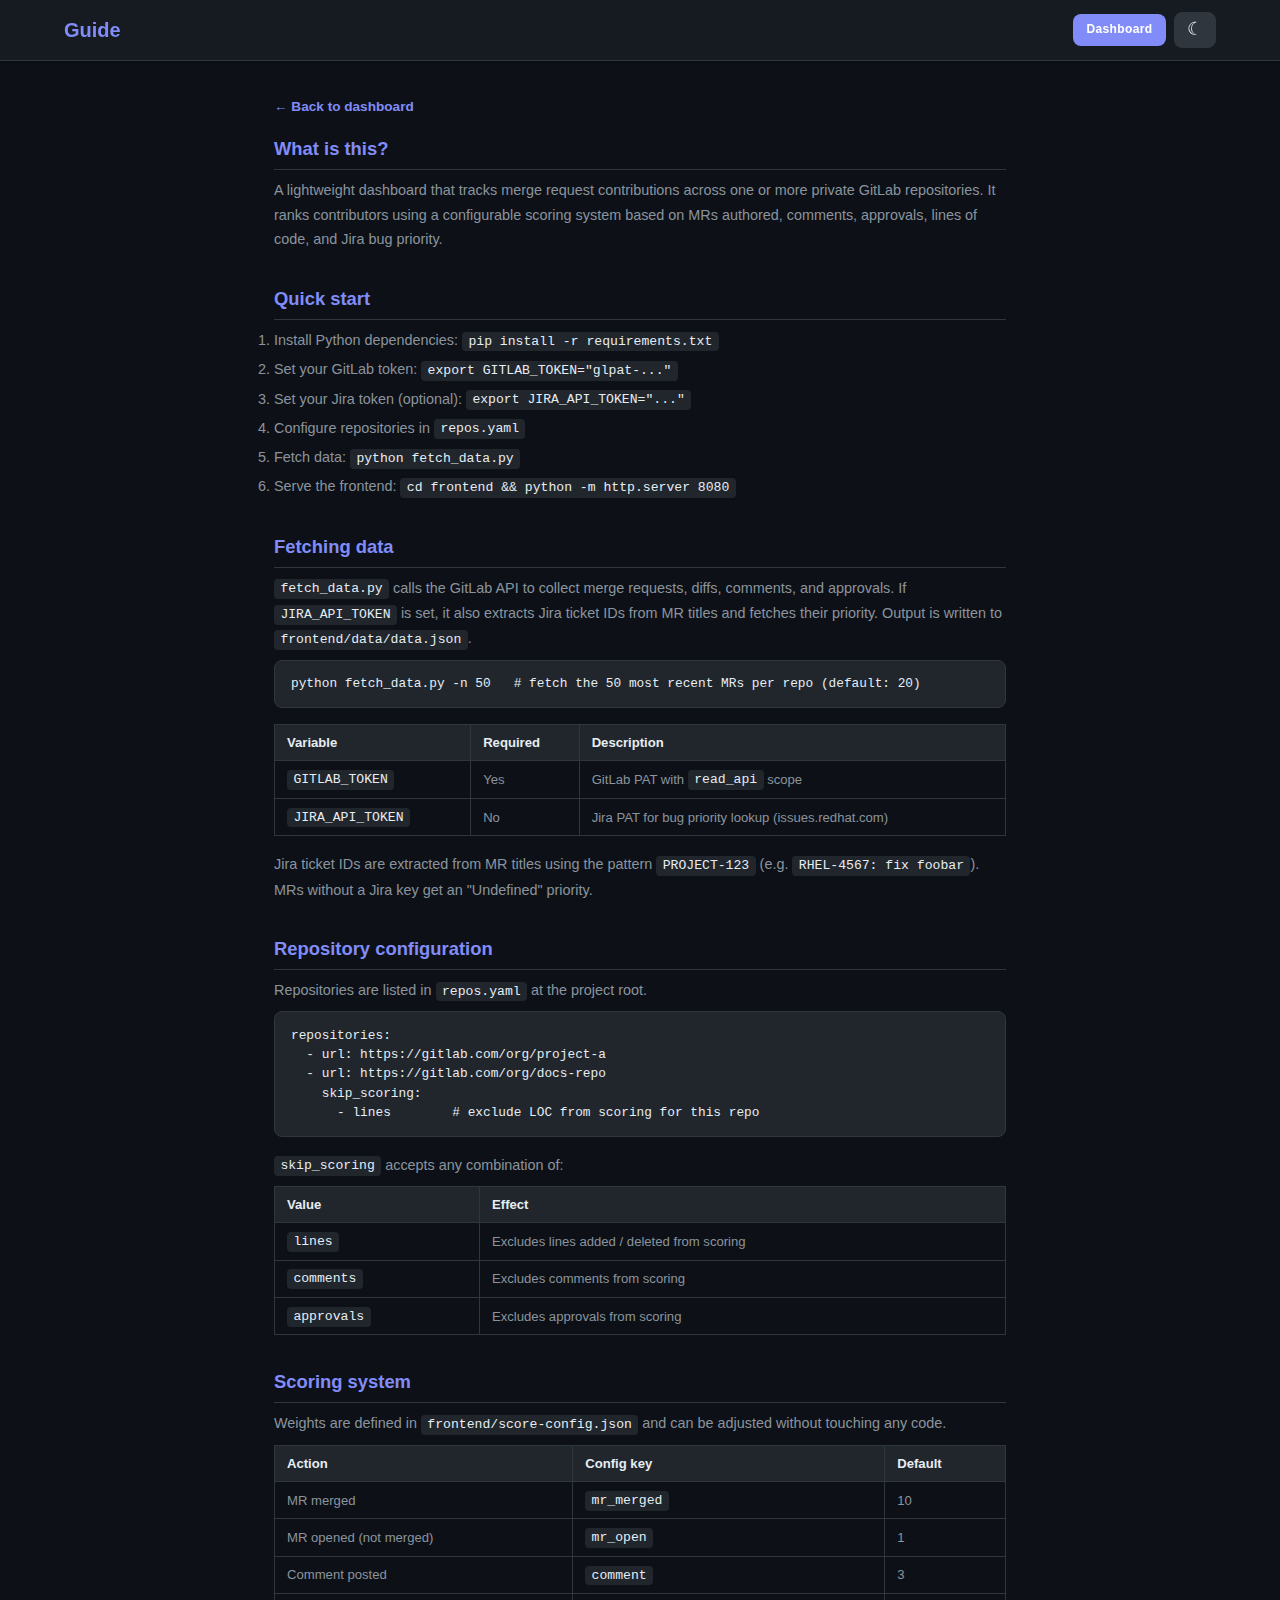
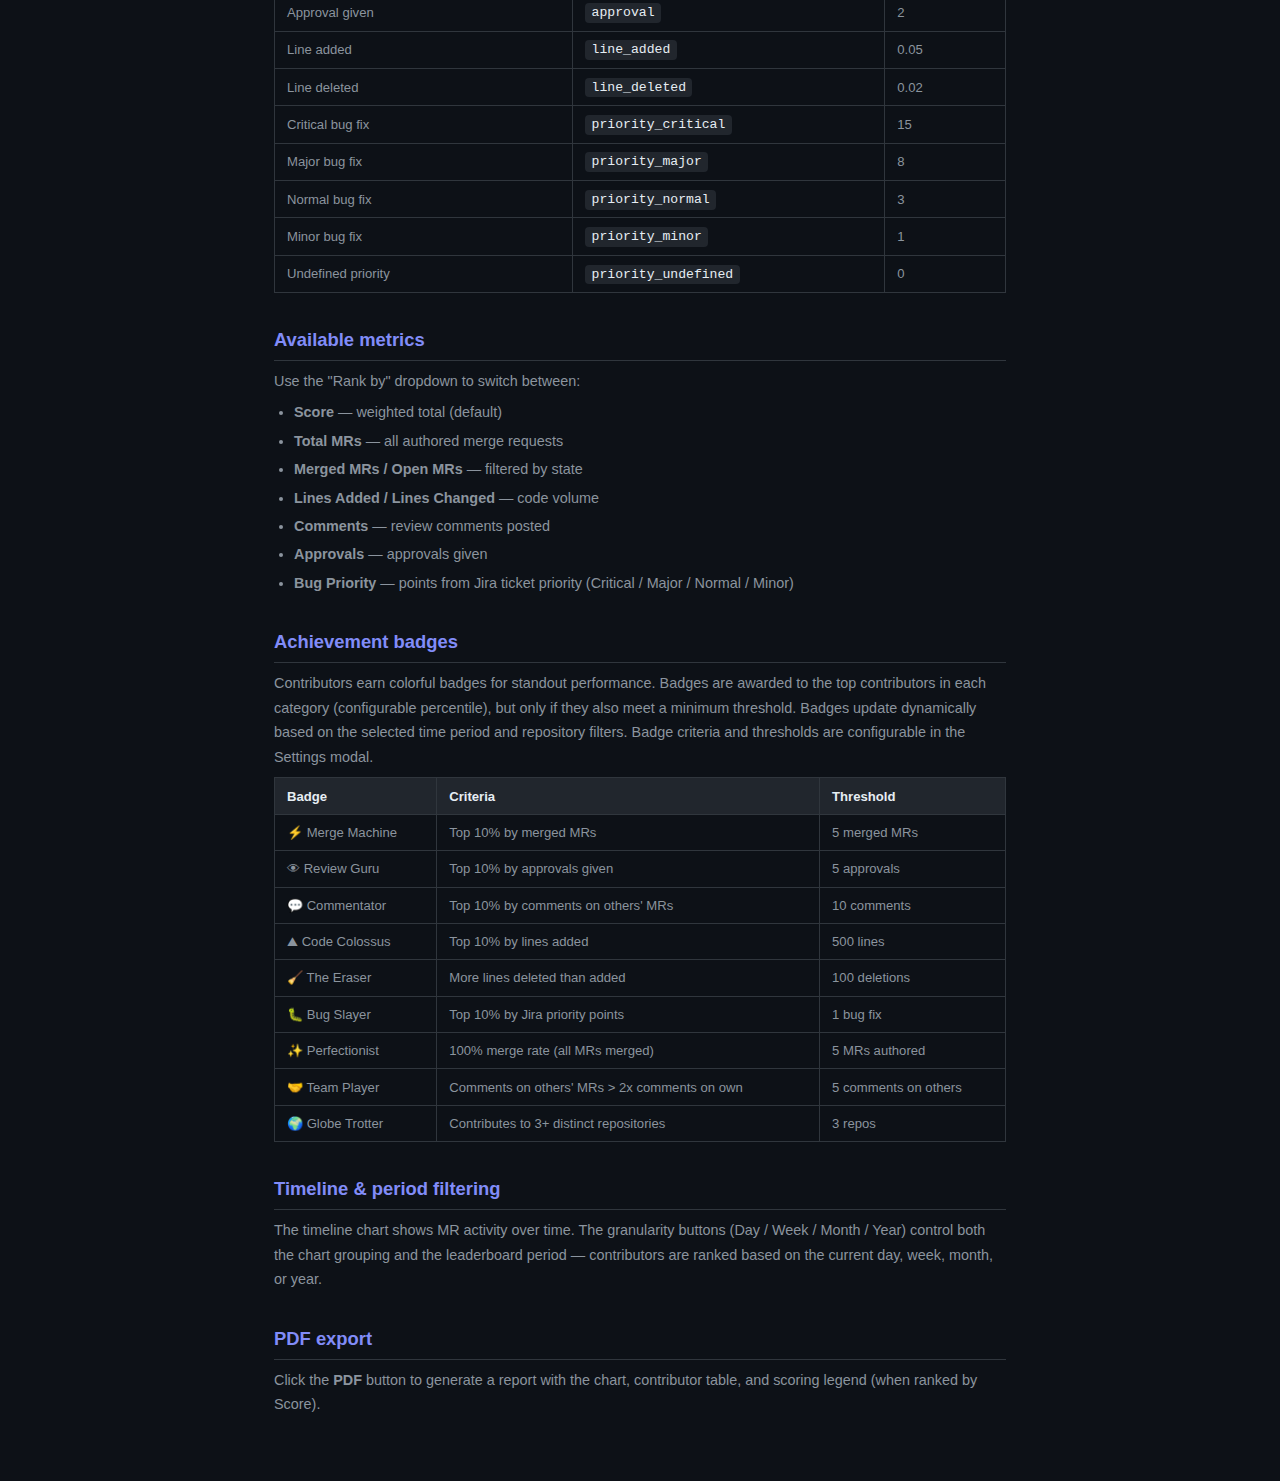
<file: frontend/guide.html>
<!DOCTYPE html>
<html lang="en" data-theme="dark">
<head>
  <meta charset="UTF-8">
  <meta name="viewport" content="width=device-width, initial-scale=1.0">
  <title>Guide — GitLab Contributions Tracker</title>
  <link rel="stylesheet" href="style.css">
  <style>
    .guide {
      max-width: 780px;
      margin: 0 auto;
      padding: 2rem 1.5rem 4rem;
    }
    .guide h2 {
      font-size: 1.15rem;
      font-weight: 700;
      color: var(--accent);
      margin: 2rem 0 0.5rem;
      padding-bottom: 0.35rem;
      border-bottom: 1px solid var(--border);
    }
    .guide h2:first-of-type { margin-top: 1rem; }
    .guide p, .guide li {
      font-size: 0.9rem;
      color: var(--text-secondary);
      line-height: 1.7;
    }
    .guide ul { padding-left: 1.25rem; margin: 0.4rem 0; }
    .guide li { margin-bottom: 0.25rem; }
    .guide code {
      font-family: "SFMono-Regular", Consolas, "Liberation Mono", Menlo, monospace;
      font-size: 0.82rem;
      background: var(--bg-tertiary);
      padding: 0.15rem 0.4rem;
      border-radius: 4px;
      color: var(--text-primary);
    }
    .guide pre {
      background: var(--bg-tertiary);
      border: 1px solid var(--border);
      border-radius: 8px;
      padding: 0.85rem 1rem;
      overflow-x: auto;
      margin: 0.5rem 0 1rem;
      font-size: 0.8rem;
      line-height: 1.5;
      color: var(--text-primary);
    }
    .guide table {
      width: 100%;
      border-collapse: collapse;
      margin: 0.5rem 0 1rem;
      font-size: 0.82rem;
    }
    .guide th, .guide td {
      text-align: left;
      padding: 0.45rem 0.75rem;
      border: 1px solid var(--border);
    }
    .guide th {
      background: var(--bg-tertiary);
      font-weight: 700;
      color: var(--text-primary);
    }
    .guide td { color: var(--text-secondary); }
    .guide .back-link {
      display: inline-block;
      font-size: 0.85rem;
      color: var(--accent);
      text-decoration: none;
      font-weight: 600;
    }
    .guide .back-link:hover { text-decoration: underline; }
  </style>
</head>
<body>
  <header class="header">
    <div class="header-content">
      <h1 class="header-title">Guide</h1>
      <div class="header-actions">
        <a href="index.html" class="btn-export" style="text-decoration:none;display:inline-flex;align-items:center;">Dashboard</a>
        <button id="theme-toggle" class="theme-toggle" aria-label="Toggle theme">
          <span class="theme-icon" id="theme-icon">&#9790;</span>
        </button>
      </div>
    </div>
  </header>

  <div class="guide">
    <a href="index.html" class="back-link">&larr; Back to dashboard</a>

    <h2>What is this?</h2>
    <p>
      A lightweight dashboard that tracks merge request contributions across
      one or more private GitLab repositories. It ranks contributors using a
      configurable scoring system based on MRs authored, comments, approvals,
      lines of code, and Jira bug priority.
    </p>

    <h2>Quick start</h2>
    <ol>
      <li>Install Python dependencies: <code>pip install -r requirements.txt</code></li>
      <li>Set your GitLab token: <code>export GITLAB_TOKEN="glpat-..."</code></li>
      <li>Set your Jira token (optional): <code>export JIRA_API_TOKEN="..."</code></li>
      <li>Configure repositories in <code>repos.yaml</code></li>
      <li>Fetch data: <code>python fetch_data.py</code></li>
      <li>Serve the frontend: <code>cd frontend && python -m http.server 8080</code></li>
    </ol>

    <h2>Fetching data</h2>
    <p>
      <code>fetch_data.py</code> calls the GitLab API to collect merge requests,
      diffs, comments, and approvals. If <code>JIRA_API_TOKEN</code> is set, it also
      extracts Jira ticket IDs from MR titles and fetches their priority.
      Output is written to <code>frontend/data/data.json</code>.
    </p>
    <pre>python fetch_data.py -n 50   # fetch the 50 most recent MRs per repo (default: 20)</pre>
    <table>
      <tr><th>Variable</th><th>Required</th><th>Description</th></tr>
      <tr><td><code>GITLAB_TOKEN</code></td><td>Yes</td><td>GitLab PAT with <code>read_api</code> scope</td></tr>
      <tr><td><code>JIRA_API_TOKEN</code></td><td>No</td><td>Jira PAT for bug priority lookup (issues.redhat.com)</td></tr>
    </table>
    <p>
      Jira ticket IDs are extracted from MR titles using the pattern <code>PROJECT-123</code>
      (e.g. <code>RHEL-4567: fix foobar</code>). MRs without a Jira key get
      an "Undefined" priority.
    </p>

    <h2>Repository configuration</h2>
    <p>Repositories are listed in <code>repos.yaml</code> at the project root.</p>
    <pre>repositories:
  - url: https://gitlab.com/org/project-a
  - url: https://gitlab.com/org/docs-repo
    skip_scoring:
      - lines        # exclude LOC from scoring for this repo</pre>
    <p>
      <code>skip_scoring</code> accepts any combination of:
    </p>
    <table>
      <tr><th>Value</th><th>Effect</th></tr>
      <tr><td><code>lines</code></td><td>Excludes lines added / deleted from scoring</td></tr>
      <tr><td><code>comments</code></td><td>Excludes comments from scoring</td></tr>
      <tr><td><code>approvals</code></td><td>Excludes approvals from scoring</td></tr>
    </table>

    <h2>Scoring system</h2>
    <p>
      Weights are defined in <code>frontend/score-config.json</code> and can be
      adjusted without touching any code.
    </p>
    <table>
      <tr><th>Action</th><th>Config key</th><th>Default</th></tr>
      <tr><td>MR merged</td><td><code>mr_merged</code></td><td>10</td></tr>
      <tr><td>MR opened (not merged)</td><td><code>mr_open</code></td><td>1</td></tr>
      <tr><td>Comment posted</td><td><code>comment</code></td><td>3</td></tr>
      <tr><td>Approval given</td><td><code>approval</code></td><td>2</td></tr>
      <tr><td>Line added</td><td><code>line_added</code></td><td>0.05</td></tr>
      <tr><td>Line deleted</td><td><code>line_deleted</code></td><td>0.02</td></tr>
      <tr><td>Critical bug fix</td><td><code>priority_critical</code></td><td>15</td></tr>
      <tr><td>Major bug fix</td><td><code>priority_major</code></td><td>8</td></tr>
      <tr><td>Normal bug fix</td><td><code>priority_normal</code></td><td>3</td></tr>
      <tr><td>Minor bug fix</td><td><code>priority_minor</code></td><td>1</td></tr>
      <tr><td>Undefined priority</td><td><code>priority_undefined</code></td><td>0</td></tr>
    </table>

    <h2>Available metrics</h2>
    <p>Use the "Rank by" dropdown to switch between:</p>
    <ul>
      <li><strong>Score</strong> — weighted total (default)</li>
      <li><strong>Total MRs</strong> — all authored merge requests</li>
      <li><strong>Merged MRs / Open MRs</strong> — filtered by state</li>
      <li><strong>Lines Added / Lines Changed</strong> — code volume</li>
      <li><strong>Comments</strong> — review comments posted</li>
      <li><strong>Approvals</strong> — approvals given</li>
      <li><strong>Bug Priority</strong> — points from Jira ticket priority (Critical / Major / Normal / Minor)</li>
    </ul>

    <h2>Achievement badges</h2>
    <p>
      Contributors earn colorful badges for standout performance. Badges are awarded to the
      top contributors in each category (configurable percentile), but only if they also
      meet a minimum threshold. Badges update dynamically based on the selected time period
      and repository filters. Badge criteria and thresholds are configurable in the Settings modal.
    </p>
    <table>
      <tr><th>Badge</th><th>Criteria</th><th>Threshold</th></tr>
      <tr><td>⚡ Merge Machine</td><td>Top 10% by merged MRs</td><td>5 merged MRs</td></tr>
      <tr><td>👁 Review Guru</td><td>Top 10% by approvals given</td><td>5 approvals</td></tr>
      <tr><td>💬 Commentator</td><td>Top 10% by comments on others' MRs</td><td>10 comments</td></tr>
      <tr><td>⛰ Code Colossus</td><td>Top 10% by lines added</td><td>500 lines</td></tr>
      <tr><td>🧹 The Eraser</td><td>More lines deleted than added</td><td>100 deletions</td></tr>
      <tr><td>🐛 Bug Slayer</td><td>Top 10% by Jira priority points</td><td>1 bug fix</td></tr>
      <tr><td>✨ Perfectionist</td><td>100% merge rate (all MRs merged)</td><td>5 MRs authored</td></tr>
      <tr><td>🤝 Team Player</td><td>Comments on others' MRs > 2x comments on own</td><td>5 comments on others</td></tr>
      <tr><td>🌍 Globe Trotter</td><td>Contributes to 3+ distinct repositories</td><td>3 repos</td></tr>
    </table>

    <h2>Timeline &amp; period filtering</h2>
    <p>
      The timeline chart shows MR activity over time. The granularity buttons
      (Day / Week / Month / Year) control both the chart grouping and the
      leaderboard period — contributors are ranked based on the current
      day, week, month, or year.
    </p>

    <h2>PDF export</h2>
    <p>
      Click the <strong>PDF</strong> button to generate a report with the chart,
      contributor table, and scoring legend (when ranked by Score).
    </p>
  </div>

  <script>
    // Theme toggle (reused from main app)
    const themeToggle = document.getElementById("theme-toggle");
    const themeIcon = document.getElementById("theme-icon");
    function applyTheme(t) {
      document.documentElement.setAttribute("data-theme", t);
      themeIcon.textContent = t === "dark" ? "\u263E" : "\u2600";
    }
    applyTheme(localStorage.getItem("theme") || "dark");
    themeToggle.addEventListener("click", () => {
      const next = document.documentElement.getAttribute("data-theme") === "dark" ? "light" : "dark";
      localStorage.setItem("theme", next);
      applyTheme(next);
    });
  </script>
</body>
</html>
</file>
<file: frontend/style.css>
/* ===== Reset & Base ===== */
*, *::before, *::after {
  box-sizing: border-box;
  margin: 0;
  padding: 0;
}

/* ===== Theme Variables ===== */
:root[data-theme="light"] {
  --bg-primary: #f8f9fa;
  --bg-secondary: #ffffff;
  --bg-tertiary: #e9ecef;
  --text-primary: #1a1a2e;
  --text-secondary: #6c757d;
  --text-muted: #adb5bd;
  --border: #dee2e6;
  --accent: #6366f1;
  --accent-hover: #4f46e5;
  --accent-subtle: rgba(99, 102, 241, 0.12);
  --shadow: 0 1px 3px rgba(0, 0, 0, 0.08), 0 1px 2px rgba(0, 0, 0, 0.06);
  --shadow-lg: 0 4px 12px rgba(0, 0, 0, 0.1);
  --bar-bg: #e9ecef;
  --bar-fill: #6366f1;
  --badge-merged-bg: #d1fae5;
  --badge-merged-text: #065f46;
  --badge-opened-bg: #dbeafe;
  --badge-opened-text: #1e40af;
  --badge-closed-bg: #fee2e2;
  --badge-closed-text: #991b1b;
  --stat-merged-border: #10b981;
  --stat-opened-border: #3b82f6;
  --stat-closed-border: #ef4444;
  --header-bg: #ffffff;
  --toggle-bg: #e9ecef;
  --row-hover: #f1f3f5;
  --gold: #f59e0b;
  --silver: #9ca3af;
  --bronze: #d97706;
  --badge-gold-bg: #fef3c7;
  --badge-gold-text: #92400e;
  --badge-gold-border: #f59e0b;
  --badge-purple-bg: #ede9fe;
  --badge-purple-text: #5b21b6;
  --badge-purple-border: #8b5cf6;
  --badge-teal-bg: #ccfbf1;
  --badge-teal-text: #115e59;
  --badge-teal-border: #14b8a6;
  --badge-red-bg: #fee2e2;
  --badge-red-text: #991b1b;
  --badge-red-border: #ef4444;
  --badge-blue-bg: #dbeafe;
  --badge-blue-text: #1e40af;
  --badge-blue-border: #3b82f6;
}

:root[data-theme="dark"] {
  --bg-primary: #0d1117;
  --bg-secondary: #161b22;
  --bg-tertiary: #21262d;
  --text-primary: #e6edf3;
  --text-secondary: #8b949e;
  --text-muted: #484f58;
  --border: #30363d;
  --accent: #818cf8;
  --accent-hover: #6366f1;
  --accent-subtle: rgba(129, 140, 248, 0.12);
  --shadow: 0 1px 3px rgba(0, 0, 0, 0.3), 0 1px 2px rgba(0, 0, 0, 0.2);
  --shadow-lg: 0 4px 12px rgba(0, 0, 0, 0.4);
  --bar-bg: #21262d;
  --bar-fill: #818cf8;
  --badge-merged-bg: #064e3b;
  --badge-merged-text: #6ee7b7;
  --badge-opened-bg: #1e3a5f;
  --badge-opened-text: #93c5fd;
  --badge-closed-bg: #5b1a1a;
  --badge-closed-text: #fca5a5;
  --stat-merged-border: #10b981;
  --stat-opened-border: #3b82f6;
  --stat-closed-border: #ef4444;
  --header-bg: #161b22;
  --toggle-bg: #30363d;
  --row-hover: #1c2128;
  --gold: #fbbf24;
  --silver: #9ca3af;
  --bronze: #f59e0b;
  --badge-gold-bg: rgba(245, 158, 11, 0.15);
  --badge-gold-text: #fbbf24;
  --badge-gold-border: #f59e0b;
  --badge-purple-bg: rgba(139, 92, 246, 0.15);
  --badge-purple-text: #c4b5fd;
  --badge-purple-border: #8b5cf6;
  --badge-teal-bg: rgba(20, 184, 166, 0.15);
  --badge-teal-text: #5eead4;
  --badge-teal-border: #14b8a6;
  --badge-red-bg: rgba(239, 68, 68, 0.15);
  --badge-red-text: #fca5a5;
  --badge-red-border: #ef4444;
  --badge-blue-bg: rgba(59, 130, 246, 0.15);
  --badge-blue-text: #93c5fd;
  --badge-blue-border: #3b82f6;
}

body {
  font-family: -apple-system, BlinkMacSystemFont, "Segoe UI", Roboto, Oxygen, Ubuntu, sans-serif;
  background: var(--bg-primary);
  color: var(--text-primary);
  line-height: 1.6;
  transition: background 0.2s, color 0.2s;
}

/* ===== Header ===== */
.header {
  background: var(--header-bg);
  border-bottom: 1px solid var(--border);
  position: sticky;
  top: 0;
  z-index: 100;
  box-shadow: var(--shadow);
}

.header-content {
  max-width: 1200px;
  margin: 0 auto;
  padding: 0.75rem 1.5rem;
  display: flex;
  align-items: center;
  justify-content: space-between;
}

.header-title {
  font-size: 1.25rem;
  font-weight: 700;
  color: var(--accent);
}

.header-actions {
  display: flex;
  align-items: center;
  gap: 0.5rem;
}

.btn-guide {
  background: transparent;
  border: 1px solid var(--border);
  border-radius: 8px;
  padding: 0.4rem 0.85rem;
  cursor: pointer;
  font-size: 0.75rem;
  font-weight: 700;
  color: var(--text-secondary);
  letter-spacing: 0.03em;
  text-decoration: none;
  transition: border-color 0.2s, color 0.2s;
}

.btn-guide:hover {
  border-color: var(--accent);
  color: var(--accent);
}

.btn-export {
  background: var(--accent);
  border: none;
  border-radius: 8px;
  padding: 0.4rem 0.85rem;
  cursor: pointer;
  font-size: 0.75rem;
  font-weight: 700;
  color: #fff;
  letter-spacing: 0.03em;
  transition: background 0.2s;
}

.btn-export:hover {
  background: var(--accent-hover);
}

.btn-export:disabled {
  opacity: 0.5;
  cursor: not-allowed;
}

.theme-toggle {
  background: var(--toggle-bg);
  border: 1px solid var(--border);
  border-radius: 8px;
  padding: 0.4rem 0.75rem;
  cursor: pointer;
  font-size: 1.1rem;
  color: var(--text-primary);
  transition: background 0.2s, border-color 0.2s;
}

.theme-toggle:hover {
  border-color: var(--accent);
}

/* ===== Container ===== */
.container {
  max-width: 1200px;
  margin: 0 auto;
  padding: 1.5rem;
}

/* ===== Loading / Error ===== */
.loading, .error {
  text-align: center;
  padding: 4rem 1rem;
  color: var(--text-secondary);
  font-size: 1.1rem;
}

.error {
  color: var(--badge-closed-text);
  background: var(--badge-closed-bg);
  border-radius: 8px;
  padding: 1rem 1.5rem;
}

/* ===== Controls ===== */
.controls {
  background: var(--bg-secondary);
  border: 1px solid var(--border);
  border-radius: 10px;
  padding: 1rem 1.5rem;
  margin-bottom: 1.5rem;
  display: flex;
  flex-wrap: wrap;
  gap: 1rem;
  align-items: flex-end;
  box-shadow: var(--shadow);
}

.filter-group {
  display: flex;
  flex-direction: column;
  gap: 0.3rem;
  min-width: 180px;
}

.filter-group label {
  font-size: 0.75rem;
  text-transform: uppercase;
  letter-spacing: 0.05em;
  color: var(--text-secondary);
  font-weight: 600;
}

.filter-group select {
  appearance: none;
  background: var(--bg-tertiary);
  border: 1px solid var(--border);
  border-radius: 6px;
  padding: 0.5rem 2rem 0.5rem 0.75rem;
  font-size: 0.9rem;
  color: var(--text-primary);
  cursor: pointer;
  background-image: url("data:image/svg+xml,%3Csvg xmlns='http://www.w3.org/2000/svg' width='12' height='12' viewBox='0 0 12 12'%3E%3Cpath fill='%236c757d' d='M6 8L1 3h10z'/%3E%3C/svg%3E");
  background-repeat: no-repeat;
  background-position: right 0.75rem center;
  transition: border-color 0.2s;
}

.filter-group select:focus {
  outline: none;
  border-color: var(--accent);
  box-shadow: 0 0 0 2px rgba(99, 102, 241, 0.2);
}

/* ===== Search Container ===== */
.search-container {
  position: relative;
}

.search-container input {
  appearance: none;
  background: var(--bg-tertiary);
  border: 1px solid var(--border);
  border-radius: 6px;
  padding: 0.5rem 0.75rem;
  font-size: 0.9rem;
  color: var(--text-primary);
  width: 100%;
  transition: border-color 0.2s;
}

.search-container input:focus {
  outline: none;
  border-color: var(--accent);
  box-shadow: 0 0 0 2px rgba(99, 102, 241, 0.2);
}

.search-container input::placeholder {
  color: var(--text-muted);
}

.search-suggestions {
  position: absolute;
  top: 100%;
  left: 0;
  right: 0;
  z-index: 1000;
  background: var(--bg-secondary);
  border: 1px solid var(--border);
  border-radius: 6px;
  box-shadow: var(--shadow-lg);
  max-height: 200px;
  overflow-y: auto;
  margin-top: 2px;
}

.search-suggestion {
  padding: 0.75rem;
  border-bottom: 1px solid var(--border);
  cursor: pointer;
  display: flex;
  align-items: center;
  gap: 0.75rem;
  transition: background-color 0.15s;
}

.search-suggestion:last-child {
  border-bottom: none;
}

.search-suggestion:hover,
.search-suggestion.highlighted {
  background: var(--row-hover);
}

.search-suggestion-avatar {
  width: 24px;
  height: 24px;
  border-radius: 50%;
  flex-shrink: 0;
}

.search-suggestion-info {
  flex: 1;
  min-width: 0;
}

.search-suggestion-name {
  font-size: 0.85rem;
  font-weight: 500;
  color: var(--text-primary);
  white-space: nowrap;
  overflow: hidden;
  text-overflow: ellipsis;
}

.search-suggestion-username {
  font-size: 0.75rem;
  color: var(--text-secondary);
  font-family: 'Monaco', 'Consolas', monospace;
  white-space: nowrap;
  overflow: hidden;
  text-overflow: ellipsis;
}

.filter-meta {
  margin-left: auto;
  display: flex;
  align-items: flex-end;
}

.generated-at {
  font-size: 0.7rem;
  color: var(--text-muted);
}

/* ===== Score Legend ===== */
.score-legend {
  background: var(--bg-secondary);
  border: 1px solid var(--border);
  border-radius: 10px;
  padding: 0.85rem 1.25rem;
  margin-bottom: 1.5rem;
  box-shadow: var(--shadow);
}

.score-legend-title {
  font-size: 0.75rem;
  text-transform: uppercase;
  letter-spacing: 0.05em;
  color: var(--text-secondary);
  font-weight: 700;
  margin-bottom: 0.5rem;
}

.score-legend-items {
  display: flex;
  flex-wrap: wrap;
  gap: 0.5rem 1.25rem;
}

.score-legend-item {
  display: flex;
  align-items: center;
  gap: 0.4rem;
  font-size: 0.8rem;
  color: var(--text-primary);
}

.score-legend-item .sl-value {
  font-weight: 700;
  font-variant-numeric: tabular-nums;
  color: var(--accent);
}

.score-legend-item .sl-label {
  color: var(--text-secondary);
}

.score-legend-item .sl-sep {
  color: var(--text-muted);
  font-size: 0.65rem;
}

/* ===== Timeline ===== */
.timeline-section {
  background: var(--bg-secondary);
  border: 1px solid var(--border);
  border-radius: 10px;
  padding: 1.25rem 1.5rem;
  margin-bottom: 1.5rem;
  box-shadow: var(--shadow);
}

.timeline-header {
  display: flex;
  align-items: center;
  justify-content: space-between;
  margin-bottom: 1rem;
  flex-wrap: wrap;
  gap: 0.75rem;
}

.timeline-title {
  font-size: 0.95rem;
  font-weight: 700;
  color: var(--text-primary);
}

.granularity-toggle {
  display: flex;
  background: var(--bg-tertiary);
  border-radius: 6px;
  overflow: hidden;
  border: 1px solid var(--border);
}

.gran-btn {
  background: transparent;
  border: none;
  padding: 0.35rem 0.75rem;
  font-size: 0.75rem;
  font-weight: 600;
  color: var(--text-secondary);
  cursor: pointer;
  transition: background 0.15s, color 0.15s;
  text-transform: uppercase;
  letter-spacing: 0.03em;
}

.gran-btn:not(:last-child) {
  border-right: 1px solid var(--border);
}

.gran-btn:hover {
  color: var(--text-primary);
}

.gran-btn.active {
  background: var(--accent);
  color: #fff;
}

.timeline-chart-wrap {
  position: relative;
  height: 220px;
}

/* ===== Leaderboard ===== */
.leaderboard-period {
  padding: 0.6rem 1.25rem;
  font-size: 0.8rem;
  font-weight: 600;
  color: var(--text-secondary);
  border-bottom: 1px solid var(--border);
}

.leaderboard {
  background: var(--bg-secondary);
  border: 1px solid var(--border);
  border-radius: 10px;
  overflow: hidden;
  box-shadow: var(--shadow);
}

.leaderboard-header {
  display: grid;
  grid-template-columns: 3rem 1fr 1.5fr auto 5rem;
  gap: 1rem;
  align-items: center;
  padding: 0.75rem 1.25rem;
  border-bottom: 1px solid var(--border);
  font-size: 0.7rem;
  text-transform: uppercase;
  letter-spacing: 0.05em;
  color: var(--text-muted);
  font-weight: 700;
}

.lh-value {
  text-align: right;
}

/* ===== Leaderboard Row ===== */
.lb-row {
  display: grid;
  grid-template-columns: 3rem 1fr 1.5fr auto 5rem;
  gap: 1rem;
  align-items: center;
  padding: 0.85rem 1.25rem;
  border-bottom: 1px solid var(--border);
  transition: background 0.1s;
  cursor: pointer;
}

.lb-row:last-child {
  border-bottom: none;
}

.lb-row:hover {
  background: var(--row-hover);
}

/* Rank */
.lb-rank {
  font-weight: 700;
  font-size: 1rem;
  font-variant-numeric: tabular-nums;
  text-align: center;
  color: var(--text-muted);
}

.lb-rank.rank-1 { color: var(--gold); font-size: 1.2rem; }
.lb-rank.rank-2 { color: var(--silver); font-size: 1.1rem; }
.lb-rank.rank-3 { color: var(--bronze); font-size: 1.05rem; }

/* Contributor info */
.lb-contributor {
  display: flex;
  align-items: center;
  gap: 0.75rem;
  min-width: 0;
}

.lb-avatar {
  width: 36px;
  height: 36px;
  border-radius: 50%;
  object-fit: cover;
  flex-shrink: 0;
  border: 2px solid var(--border);
}

.lb-avatar-placeholder {
  width: 36px;
  height: 36px;
  border-radius: 50%;
  background: var(--bg-tertiary);
  display: flex;
  align-items: center;
  justify-content: center;
  font-size: 0.85rem;
  font-weight: 700;
  color: var(--text-secondary);
  flex-shrink: 0;
  border: 2px solid var(--border);
}

.lb-name-block {
  display: flex;
  flex-direction: column;
  min-width: 0;
}

.lb-name {
  font-weight: 600;
  font-size: 0.9rem;
  white-space: nowrap;
  overflow: hidden;
  text-overflow: ellipsis;
}

.lb-username {
  font-size: 0.75rem;
  color: var(--text-secondary);
  font-family: "SFMono-Regular", Consolas, "Liberation Mono", Menlo, monospace;
}

/* Achievement Badges */
.lb-badges {
  display: flex;
  flex-wrap: wrap;
  gap: 0.25rem;
  margin-top: 0.2rem;
}

.lb-badge {
  display: inline-flex;
  align-items: center;
  gap: 0.2rem;
  font-size: 0.6rem;
  font-weight: 600;
  padding: 0.1rem 0.4rem;
  border-radius: 9999px;
  white-space: nowrap;
  line-height: 1.4;
  border: 1px solid transparent;
}

.badge-gold {
  background: var(--badge-gold-bg);
  color: var(--badge-gold-text);
  border-color: var(--badge-gold-border);
}

.badge-purple {
  background: var(--badge-purple-bg);
  color: var(--badge-purple-text);
  border-color: var(--badge-purple-border);
}

.badge-teal {
  background: var(--badge-teal-bg);
  color: var(--badge-teal-text);
  border-color: var(--badge-teal-border);
}

.badge-red {
  background: var(--badge-red-bg);
  color: var(--badge-red-text);
  border-color: var(--badge-red-border);
}

.badge-blue {
  background: var(--badge-blue-bg);
  color: var(--badge-blue-text);
  border-color: var(--badge-blue-border);
}

.detail-badges {
  display: flex;
  flex-wrap: wrap;
  gap: 0.3rem;
  margin-top: 0.3rem;
}

/* Bar */
.lb-bar-cell {
  display: flex;
  align-items: center;
  gap: 0.5rem;
}

.lb-bar-track {
  flex: 1;
  height: 10px;
  background: var(--bar-bg);
  border-radius: 5px;
  overflow: hidden;
}

.lb-bar-fill {
  height: 100%;
  background: var(--bar-fill);
  border-radius: 5px;
  transition: width 0.4s ease;
}

.lb-bar-pct {
  font-size: 0.7rem;
  font-weight: 600;
  color: var(--text-muted);
  font-variant-numeric: tabular-nums;
  flex-shrink: 0;
  width: 2.5rem;
  text-align: right;
}

/* Breakdown badges */
.lb-breakdown {
  display: flex;
  gap: 0.35rem;
}

.mini-badge {
  font-size: 0.65rem;
  font-weight: 700;
  padding: 0.15rem 0.4rem;
  border-radius: 4px;
  font-variant-numeric: tabular-nums;
  white-space: nowrap;
}

.mini-badge-merged {
  background: var(--badge-merged-bg);
  color: var(--badge-merged-text);
}

.mini-badge-opened {
  background: var(--badge-opened-bg);
  color: var(--badge-opened-text);
}

.mini-badge-closed {
  background: var(--badge-closed-bg);
  color: var(--badge-closed-text);
}

/* Score */
.lb-value {
  font-size: 1.3rem;
  font-weight: 700;
  font-variant-numeric: tabular-nums;
  text-align: right;
  color: var(--accent);
}

/* ===== Settings Modal ===== */
.modal-overlay {
  position: fixed;
  inset: 0;
  background: rgba(0, 0, 0, 0.55);
  z-index: 200;
  display: flex;
  align-items: center;
  justify-content: center;
  padding: 1rem;
}

.modal-overlay[hidden] {
  display: none;
}

.modal {
  background: var(--bg-secondary);
  border: 1px solid var(--border);
  border-radius: 12px;
  box-shadow: var(--shadow-lg);
  width: 100%;
  max-width: 440px;
  max-height: 85vh;
  display: flex;
  flex-direction: column;
}

.modal-header {
  display: flex;
  align-items: center;
  justify-content: space-between;
  padding: 1rem 1.25rem;
  border-bottom: 1px solid var(--border);
}

.modal-title {
  font-size: 1rem;
  font-weight: 700;
  color: var(--text-primary);
}

.modal-close {
  background: none;
  border: none;
  font-size: 1.4rem;
  color: var(--text-secondary);
  cursor: pointer;
  line-height: 1;
  padding: 0 0.25rem;
}

.modal-close:hover {
  color: var(--text-primary);
}

.modal-body {
  padding: 1rem 1.25rem;
  overflow-y: auto;
  display: flex;
  flex-direction: column;
  gap: 0.6rem;
}

.setting-row {
  display: flex;
  align-items: center;
  justify-content: space-between;
  gap: 0.75rem;
}

.setting-label {
  font-size: 0.82rem;
  color: var(--text-secondary);
  flex: 1;
}

.setting-input {
  width: 5.5rem;
  padding: 0.35rem 0.5rem;
  font-size: 0.85rem;
  font-variant-numeric: tabular-nums;
  background: var(--bg-tertiary);
  border: 1px solid var(--border);
  border-radius: 6px;
  color: var(--text-primary);
  text-align: right;
}

.setting-input:focus {
  outline: none;
  border-color: var(--accent);
  box-shadow: 0 0 0 2px rgba(99, 102, 241, 0.2);
}

.setting-checkbox {
  width: auto;
  padding: 0;
  margin: 0;
  cursor: pointer;
  accent-color: var(--accent);
}

.modal-footer {
  display: flex;
  align-items: center;
  justify-content: space-between;
  padding: 0.85rem 1.25rem;
  border-top: 1px solid var(--border);
}

.modal-custom-badge {
  display: inline-block;
  font-size: 0.65rem;
  font-weight: 700;
  padding: 0.1rem 0.35rem;
  border-radius: 4px;
  background: var(--badge-opened-bg);
  color: var(--badge-opened-text);
  margin-left: 0.5rem;
  vertical-align: middle;
}

/* ===== Contributor Detail Modal ===== */
.detail-modal {
  max-width: 900px;
  max-height: 90vh;
}

.detail-header-info {
  display: flex;
  align-items: center;
  gap: 0.75rem;
}

.detail-header-actions {
  display: flex;
  align-items: center;
  gap: 0.5rem;
}

.detail-avatar {
  width: 44px;
  height: 44px;
  border-radius: 50%;
  object-fit: cover;
  border: 2px solid var(--border);
}

.detail-section {
  background: var(--bg-primary);
  border: 1px solid var(--border);
  border-radius: 8px;
  padding: 1rem 1.25rem;
}

.detail-section-title {
  font-size: 0.7rem;
  text-transform: uppercase;
  letter-spacing: 0.05em;
  color: var(--text-secondary);
  font-weight: 700;
  margin-bottom: 0.75rem;
}

.detail-metrics-grid {
  display: grid;
  grid-template-columns: repeat(auto-fill, minmax(140px, 1fr));
  gap: 0.75rem;
}

.detail-metric-card {
  text-align: center;
  padding: 0.75rem 0.5rem;
  background: var(--bg-secondary);
  border: 1px solid var(--border);
  border-radius: 6px;
}

.detail-metric-value {
  font-size: 1.4rem;
  font-weight: 700;
  font-variant-numeric: tabular-nums;
  color: var(--accent);
}

.detail-metric-label {
  font-size: 0.7rem;
  color: var(--text-secondary);
  margin-top: 0.15rem;
}

.detail-timeline-header {
  display: flex;
  align-items: center;
  justify-content: space-between;
  margin-bottom: 0.75rem;
}

.detail-timeline-header .detail-section-title {
  margin-bottom: 0;
}

.detail-chart-card {
  margin-bottom: 1.25rem;
}

.detail-chart-card:last-child {
  margin-bottom: 0;
}

.detail-chart-card-title {
  font-size: 0.8rem;
  font-weight: 600;
  color: var(--text-primary);
  margin-bottom: 0.4rem;
}

.detail-chart-card-wrap {
  position: relative;
  height: 160px;
}

.detail-repo-header,
.detail-repo-row {
  display: grid;
  grid-template-columns: 1fr 4.5rem 4.5rem 5.5rem 5.5rem;
  gap: 0.5rem;
  align-items: center;
  padding: 0.4rem 0;
  font-size: 0.8rem;
}

.detail-repo-header {
  font-size: 0.7rem;
  text-transform: uppercase;
  letter-spacing: 0.04em;
  color: var(--text-muted);
  font-weight: 700;
  border-bottom: 1px solid var(--border);
  padding-bottom: 0.5rem;
  margin-bottom: 0.25rem;
}

.detail-repo-row {
  color: var(--text-primary);
  border-bottom: 1px solid var(--border);
}

.detail-repo-row:last-child {
  border-bottom: none;
}

.detail-repo-name {
  font-weight: 600;
  white-space: nowrap;
  overflow: hidden;
  text-overflow: ellipsis;
}

.detail-repo-num {
  text-align: right;
  font-variant-numeric: tabular-nums;
}

.detail-repo-add {
  color: var(--stat-merged-border);
}

.detail-repo-del {
  color: var(--stat-closed-border);
}

.detail-mr-item {
  display: flex;
  align-items: center;
  gap: 0.5rem;
  padding: 0.4rem 0;
  font-size: 0.8rem;
  border-bottom: 1px solid var(--border);
}

.detail-mr-item:last-child {
  border-bottom: none;
}

.detail-mr-dot {
  width: 8px;
  height: 8px;
  border-radius: 50%;
  flex-shrink: 0;
}

.detail-mr-dot-merged { background: var(--stat-merged-border); }
.detail-mr-dot-opened { background: var(--stat-opened-border); }
.detail-mr-dot-closed { background: var(--stat-closed-border); }

.detail-mr-title {
  flex: 1;
  min-width: 0;
  white-space: nowrap;
  overflow: hidden;
  text-overflow: ellipsis;
}

.detail-mr-title a {
  color: var(--text-primary);
  text-decoration: none;
}

.detail-mr-title a:hover {
  color: var(--accent);
  text-decoration: underline;
}

.detail-mr-repo {
  font-size: 0.7rem;
  color: var(--text-secondary);
  white-space: nowrap;
  flex-shrink: 0;
}

.detail-mr-date {
  font-size: 0.7rem;
  color: var(--text-muted);
  white-space: nowrap;
  flex-shrink: 0;
}

/* ===== Empty State ===== */
.empty-state {
  text-align: center;
  padding: 3rem 1rem;
  color: var(--text-secondary);
}

.empty-state p {
  font-size: 1.1rem;
  margin-bottom: 0.5rem;
}

.empty-state small {
  color: var(--text-muted);
}

/* ===== Footer ===== */
.footer {
  background: var(--bg-secondary);
  border-top: 1px solid var(--border);
  margin-top: 3rem;
  box-shadow: var(--shadow);
}

.footer-content {
  max-width: 1200px;
  margin: 0 auto;
  padding: 1.5rem;
  text-align: center;
}

.footer-text {
  font-size: 0.9rem;
  color: var(--text-secondary);
  margin: 0;
}

.footer-link {
  color: var(--accent);
  text-decoration: none;
  font-weight: 500;
  transition: color 0.2s;
}

.footer-link:hover {
  color: var(--accent-hover);
  text-decoration: underline;
}

/* ===== Responsive ===== */
@media (max-width: 768px) {
  .container {
    padding: 1rem;
  }

  .controls {
    flex-direction: column;
    padding: 1rem;
  }

  .filter-group {
    min-width: 100%;
  }

  .filter-meta {
    margin-left: 0;
  }

  .leaderboard-header {
    display: none;
  }

  .lb-row {
    grid-template-columns: 2.5rem 1fr;
    grid-template-rows: auto auto auto;
    gap: 0.4rem 0.75rem;
    padding: 1rem;
  }

  .lb-rank {
    grid-row: 1 / 3;
    align-self: center;
  }

  .lb-contributor {
    grid-column: 2;
  }

  .lb-bar-cell {
    grid-column: 1 / -1;
  }

  .lb-breakdown {
    grid-column: 2;
    justify-self: start;
  }

  .lb-value {
    grid-row: 1;
    grid-column: 2;
    justify-self: end;
    font-size: 1.1rem;
  }

  .detail-modal {
    max-width: 95vw;
  }

  .detail-metrics-grid {
    grid-template-columns: repeat(auto-fill, minmax(100px, 1fr));
  }

  .detail-repo-header,
  .detail-repo-row {
    grid-template-columns: 1fr 3.5rem 3.5rem 4.5rem 4.5rem;
    font-size: 0.7rem;
  }

  .detail-mr-item {
    flex-wrap: wrap;
  }

  .lb-badges {
    gap: 0.2rem;
  }

  .lb-badge {
    font-size: 0.55rem;
    padding: 0.05rem 0.3rem;
  }
}

@media (max-width: 480px) {
  .header-content {
    padding: 0.5rem 1rem;
  }

  .header-title {
    font-size: 1rem;
  }

}
</file>
